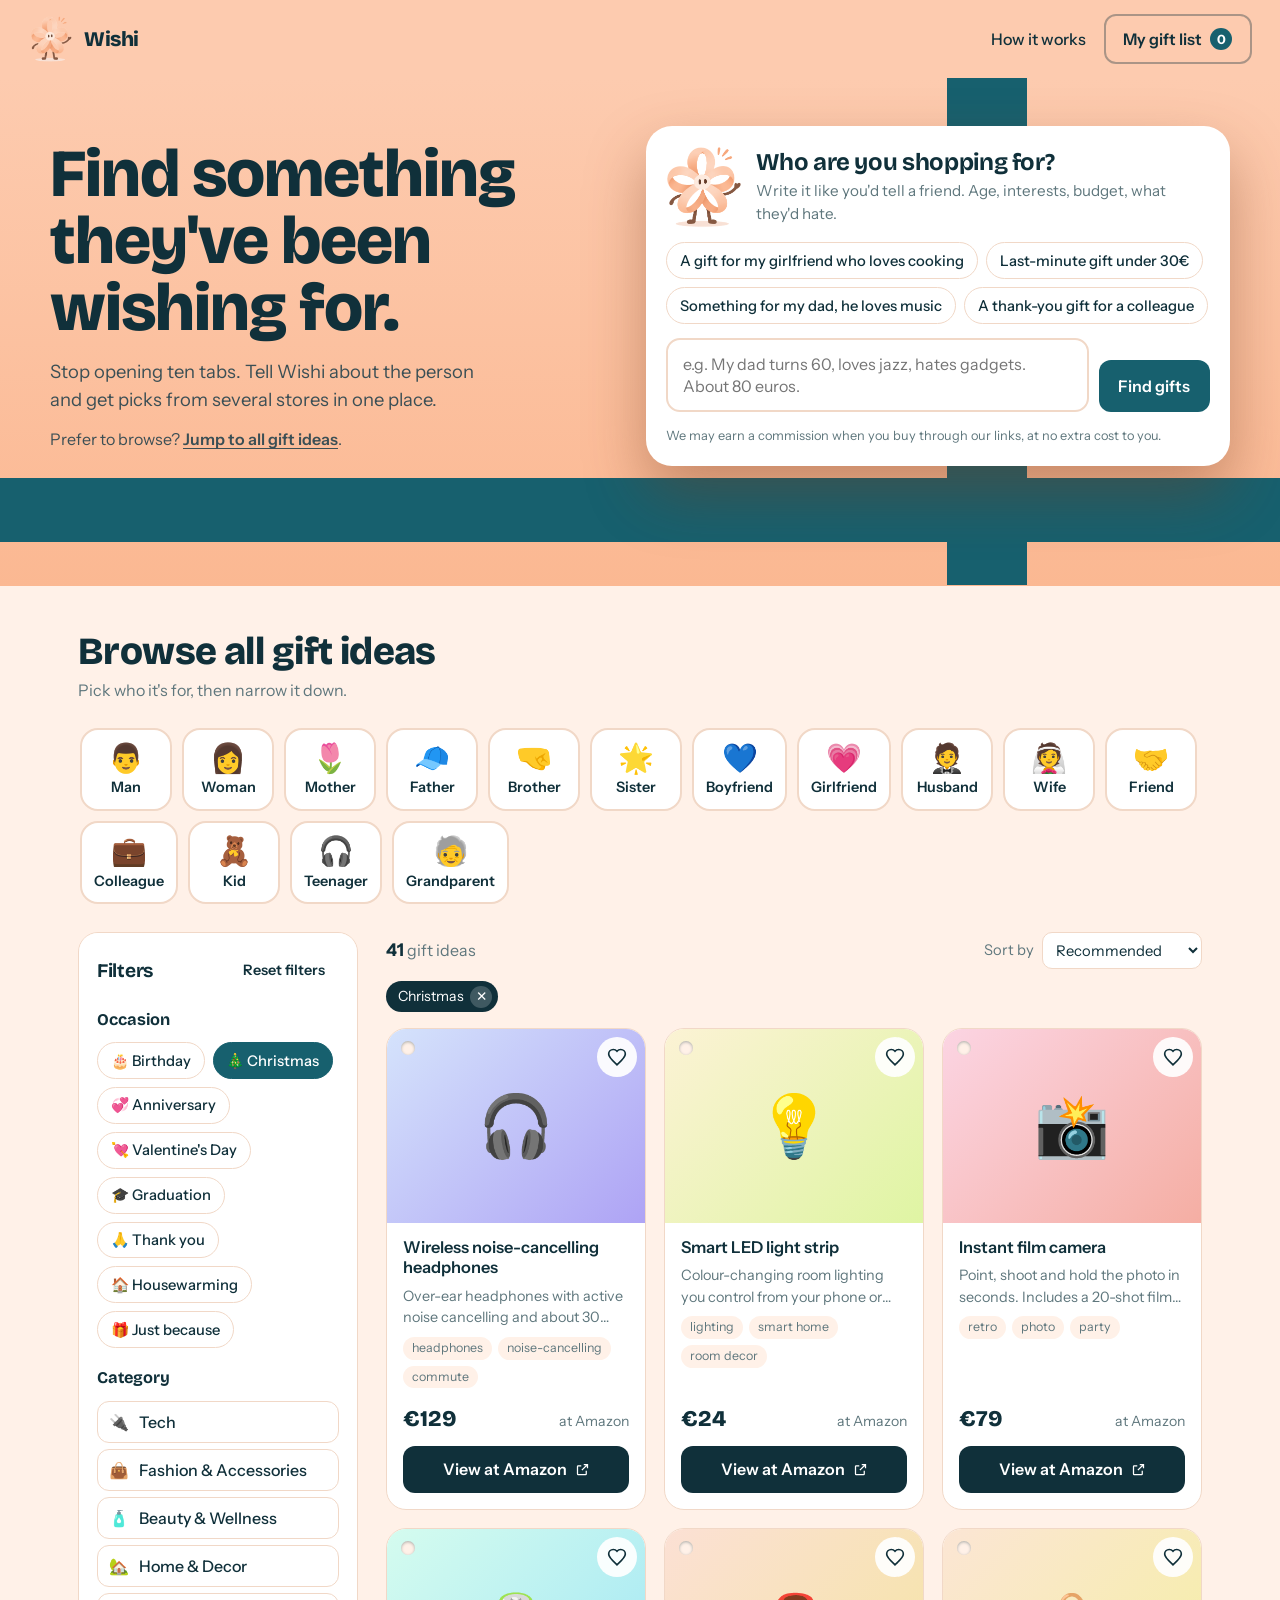
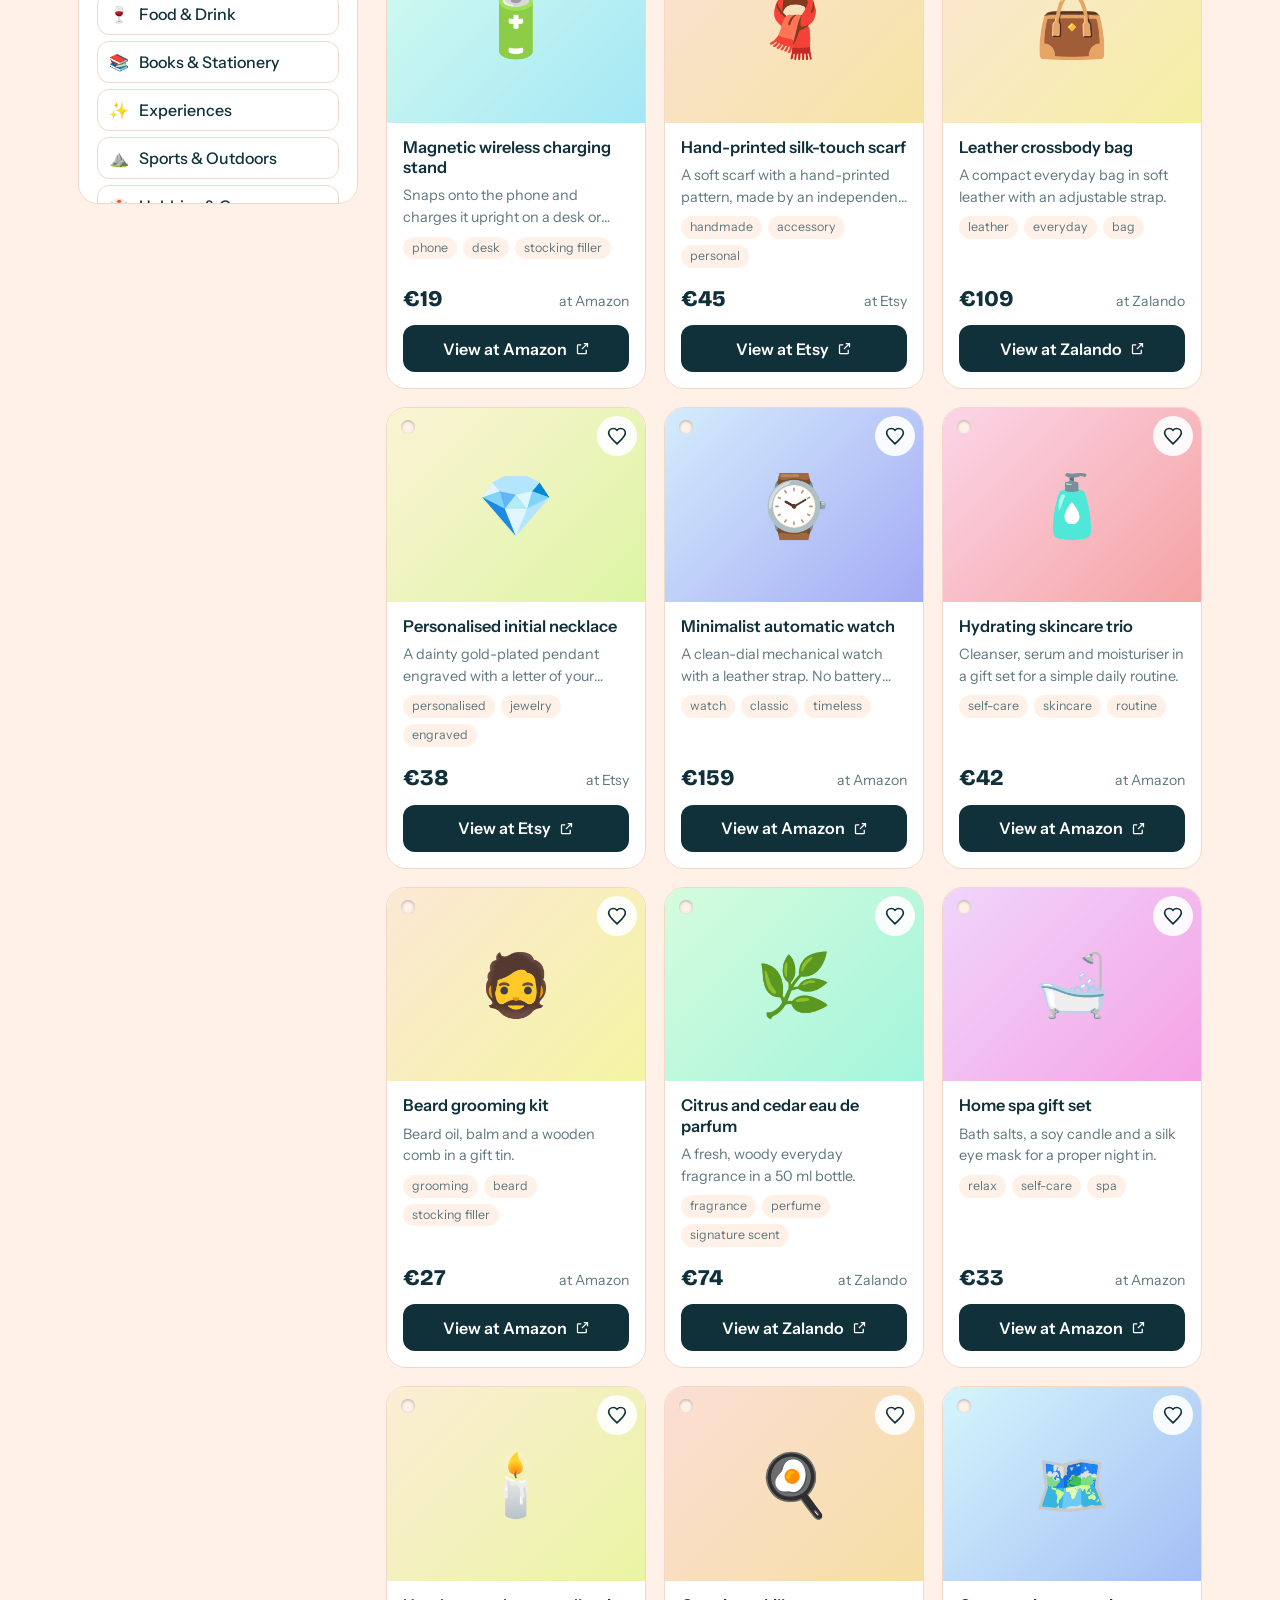
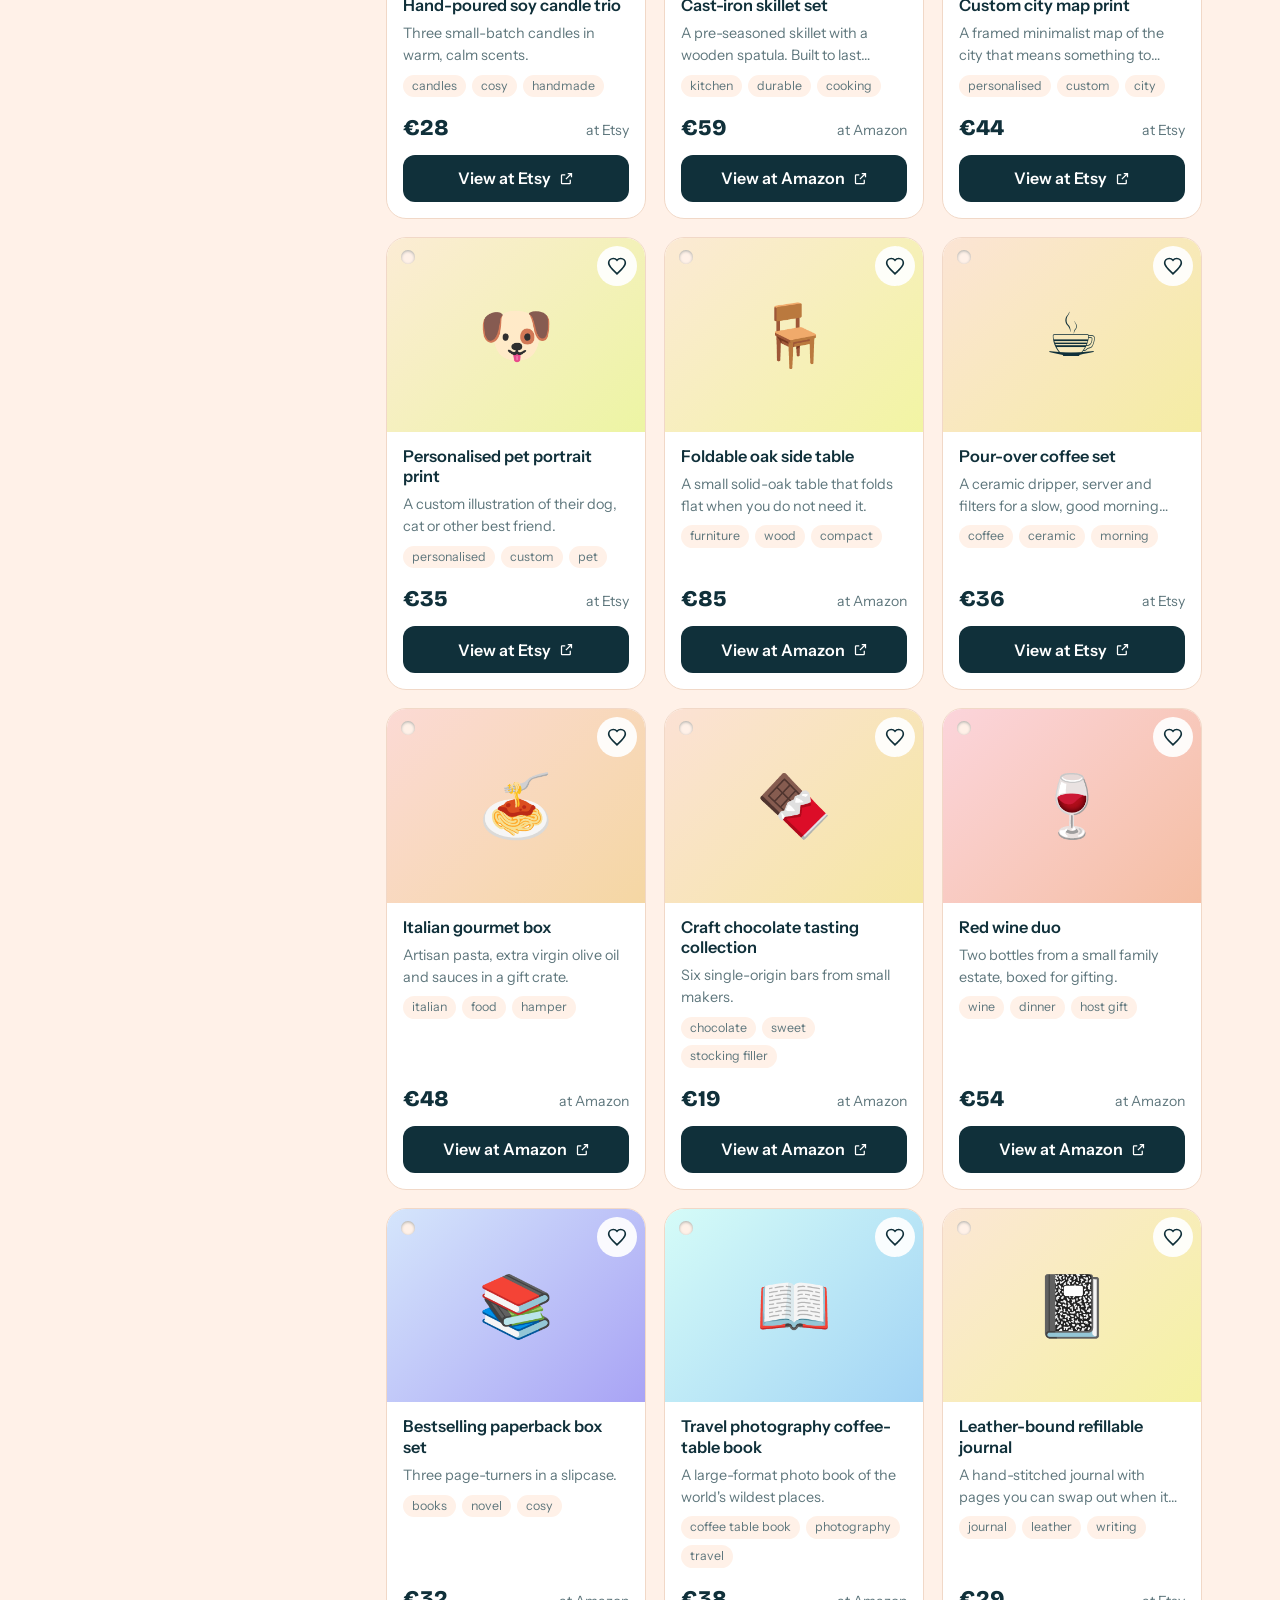
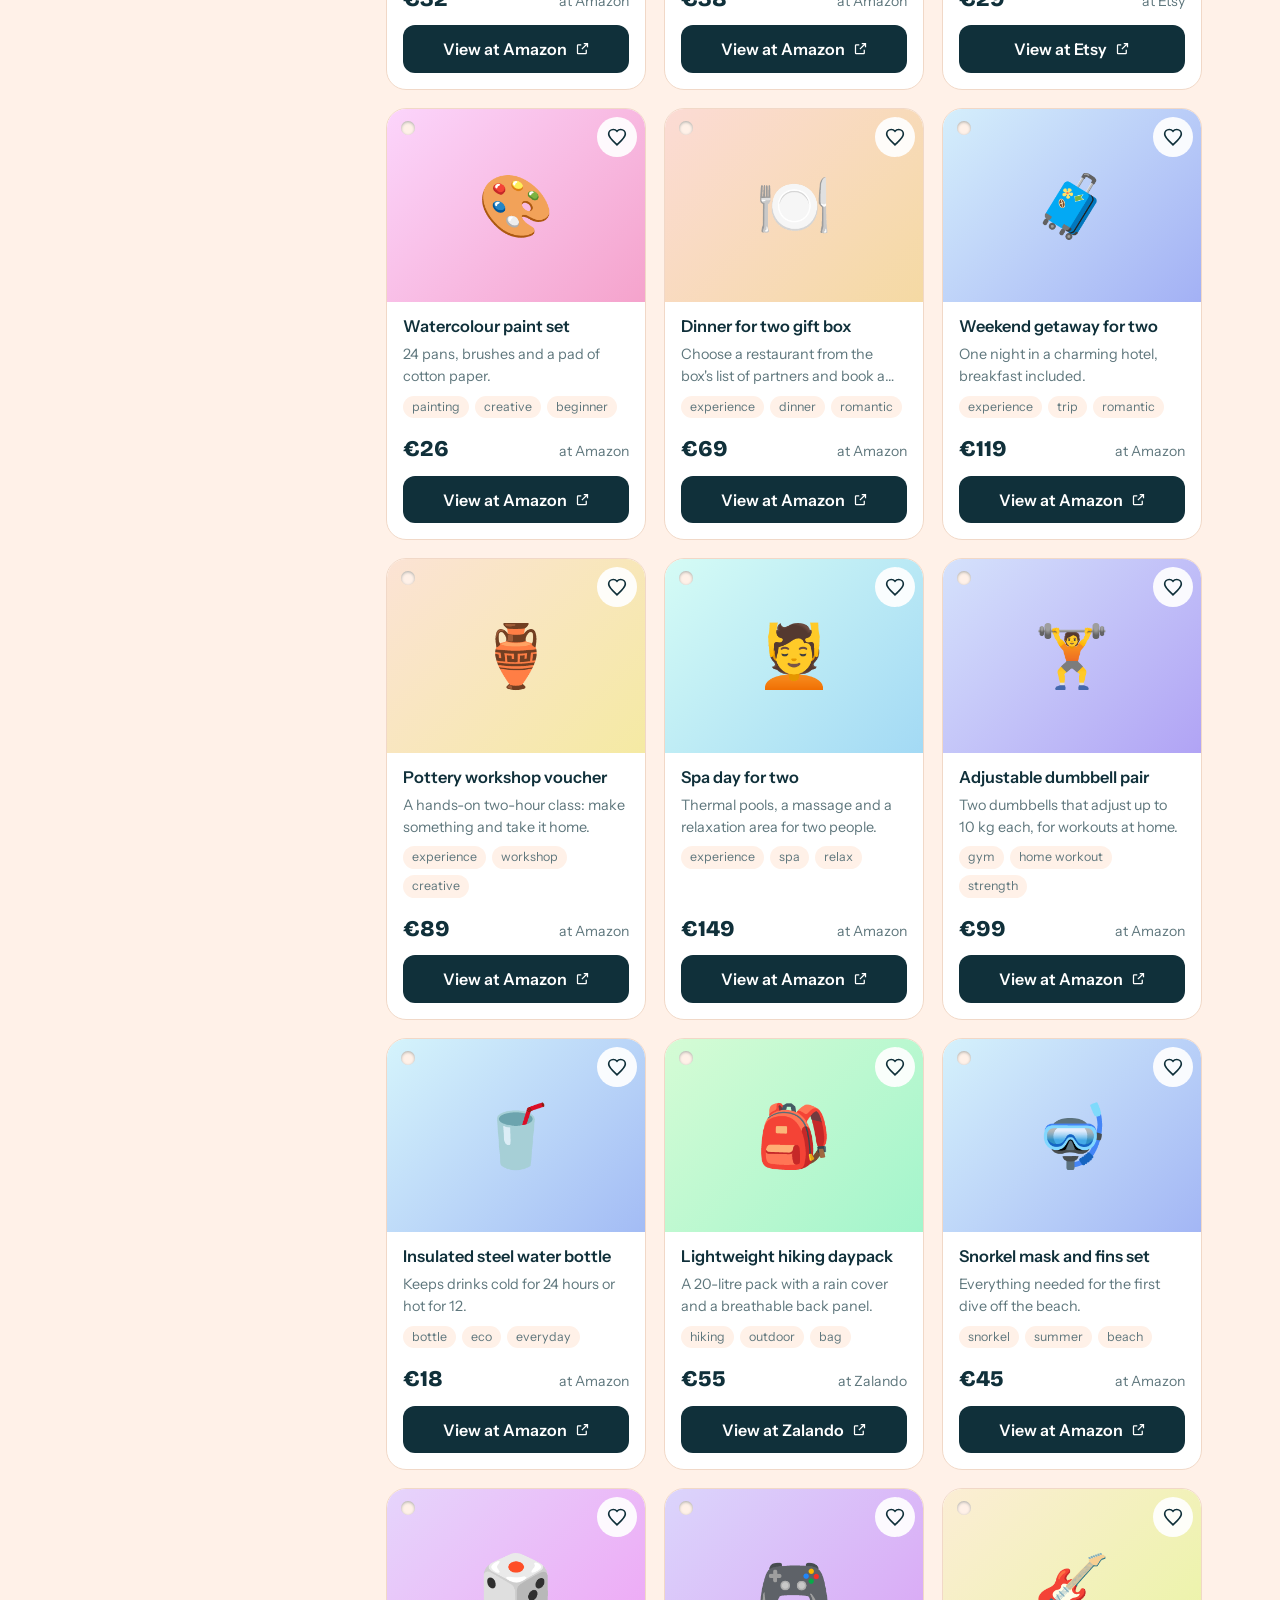
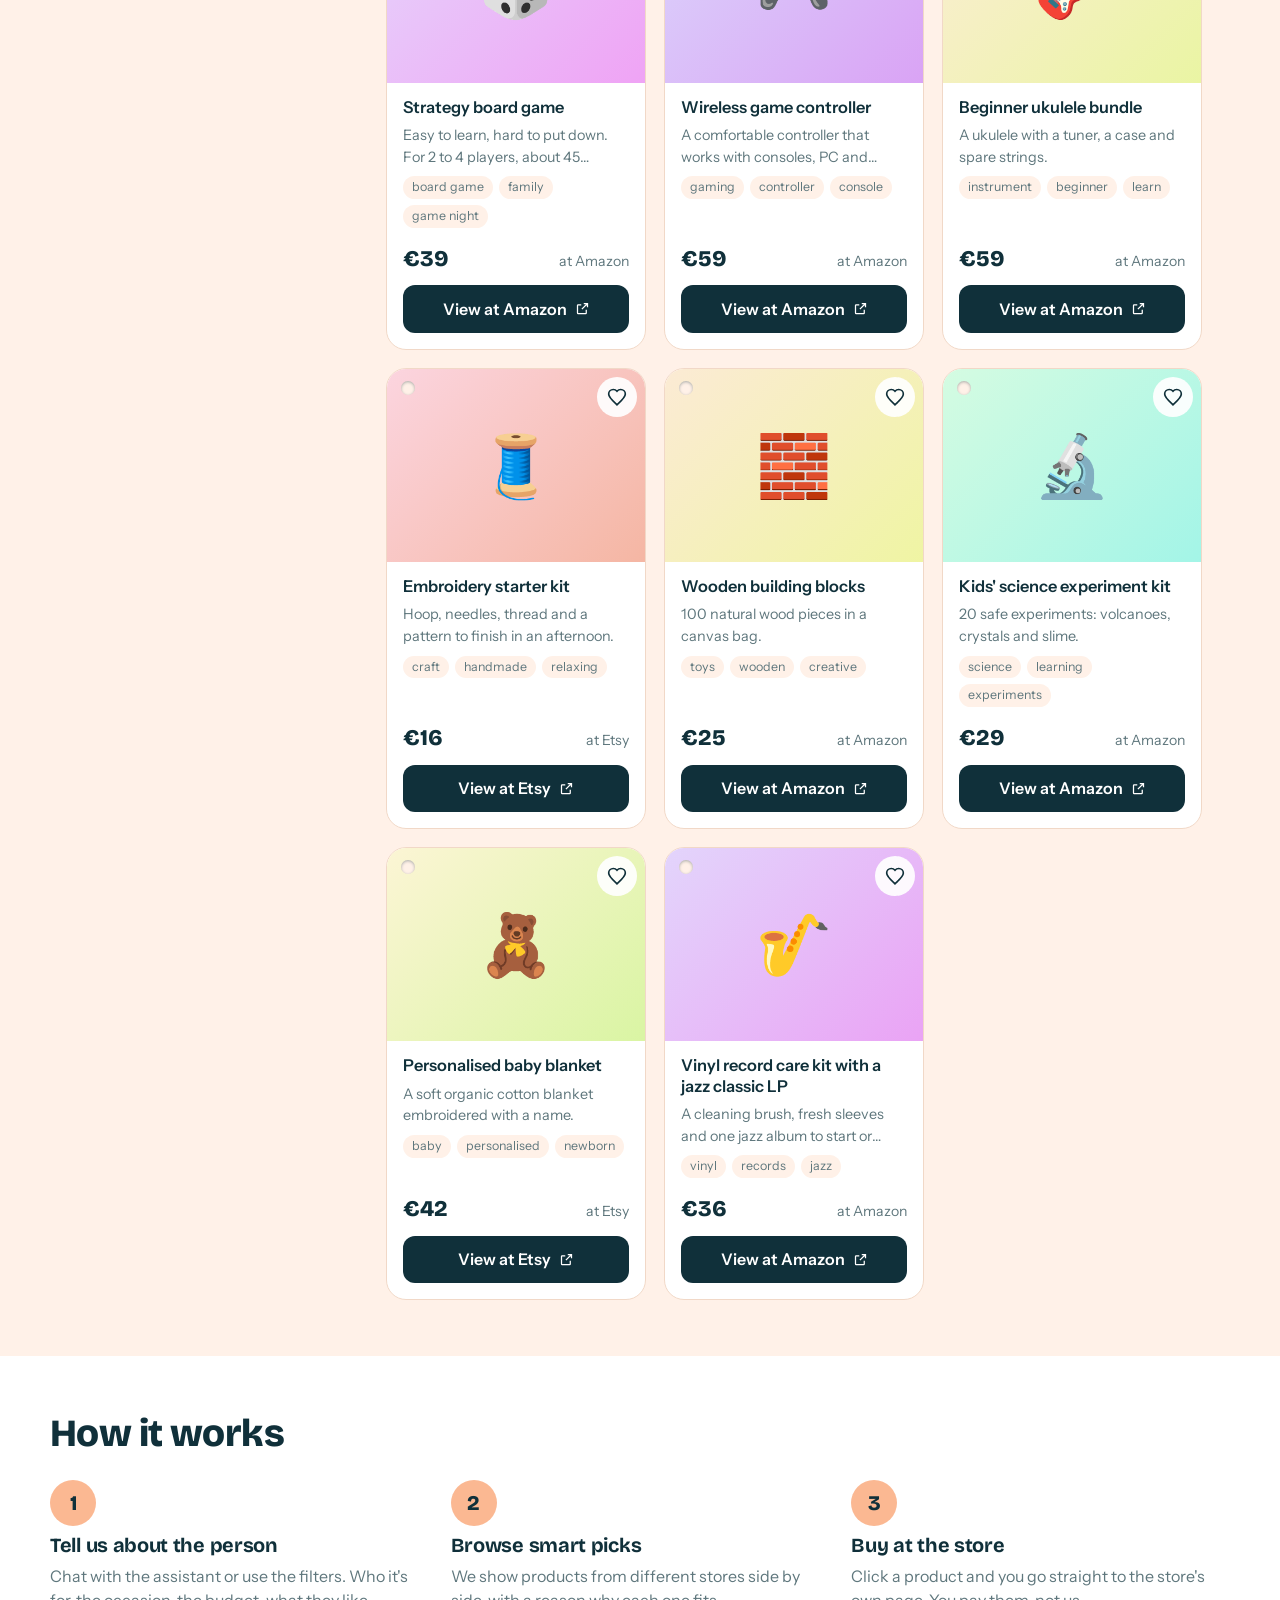
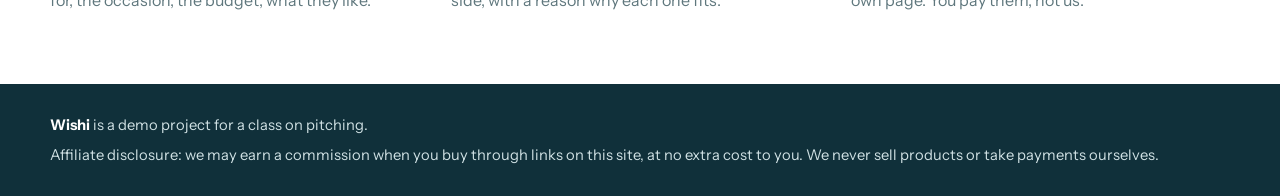
<file: assets/wishi/app/index.html>
<!doctype html>
<html lang="en">
<head>
  <meta charset="utf-8">
  <meta name="viewport" content="width=device-width, initial-scale=1">
  <title>Wishi: find something they've been wishing for</title>
  <link rel="icon" type="image/png" href="img/favicon.png">
  <meta name="description" content="Find something they've been wishing for. Describe the person and get gift ideas from several stores in one place.">
  <link rel="preconnect" href="https://fonts.googleapis.com">
  <link rel="preconnect" href="https://fonts.gstatic.com" crossorigin>
  <link href="https://fonts.googleapis.com/css2?family=Bricolage+Grotesque:opsz,wght@12..96,500;12..96,700;12..96,800&family=Instrument+Sans:wght@400;500;600&display=swap" rel="stylesheet">
  <link rel="stylesheet" href="css/styles.css">
</head>
<body>

<header class="site-header">
  <a class="logo" href="#top" aria-label="Wishi home">
    <img class="logo-mark" src="img/wishi-mascot.png" alt="" width="46" height="46">
    <span class="logo-name" data-site-name>Wishi</span>
  </a>
  <nav class="site-nav" aria-label="Main">
    <a href="#how">How it works</a>
    <button type="button" id="open-list" class="btn btn-ghost">
      My gift list <span class="count-pill" id="list-count">0</span>
    </button>
  </nav>
</header>

<main id="top">

  <section class="hero">
    <div class="ribbon ribbon-v" aria-hidden="true"></div>
    <div class="ribbon ribbon-h" aria-hidden="true"></div>

    <div class="hero-inner">
      <div class="hero-copy">
        <h1>Find something they've been wishing for.</h1>
        <p class="lead">Stop opening ten tabs. Tell Wishi about the person and get picks from several stores in one place.</p>
        <p class="hero-note">Prefer to browse? <a href="#results">Jump to all gift ideas</a>.</p>
      </div>

      <section class="chat-card" id="chat" aria-labelledby="chat-title">
        <div class="chat-head">
          <img class="chat-mascot" src="img/wishi-mascot.png" alt="" width="76" height="76">
          <div>
            <h2 id="chat-title">Who are you shopping for?</h2>
            <p>Write it like you'd tell a friend. Age, interests, budget, what they'd hate.</p>
          </div>
        </div>

        <div class="chat-log" id="chat-log" role="log" aria-live="polite" aria-label="Conversation with the gift assistant"></div>

        <div class="starters" id="starters" aria-label="Example messages"></div>

        <form class="chat-form" id="chat-form" autocomplete="off">
          <label class="sr-only" for="chat-input">Describe the person you are buying for</label>
          <textarea id="chat-input" rows="2" maxlength="600" placeholder="e.g. My dad turns 60, loves jazz, hates gadgets. About 80 euros."></textarea>
          <button type="submit" class="btn btn-primary" id="chat-send">Find gifts</button>
        </form>
        <p class="fine">We may earn a commission when you buy through our links, at no extra cost to you.</p>
      </section>
    </div>
  </section>

  <div class="shared-banner" id="shared-banner" hidden>
    <p><strong id="shared-count">0</strong> gift ideas were shared with you.</p>
    <button type="button" class="btn btn-primary" id="shared-open">View the list</button>
  </div>

  <section class="results" id="results" aria-labelledby="results-title">
    <div class="results-head">
      <h2 id="results-title">Browse all gift ideas</h2>
      <p>Pick who it's for, then narrow it down.</p>
    </div>

    <div class="who" id="recipient-chips" role="group" aria-label="Who is it for"></div>

    <div class="layout">
      <aside class="filters" id="filters" aria-label="Filters">
        <div class="filters-top">
          <h3>Filters</h3>
          <button type="button" class="btn btn-ghost small" id="reset-filters">Reset filters</button>
        </div>

        <fieldset class="f-group">
          <legend>Occasion</legend>
          <div class="chips" id="occasion-chips"></div>
        </fieldset>

        <fieldset class="f-group">
          <legend>Category</legend>
          <div class="cats" id="category-list"></div>
        </fieldset>

        <fieldset class="f-group">
          <legend>Interests</legend>
          <div class="chips" id="interest-chips"></div>
        </fieldset>

        <fieldset class="f-group">
          <legend>Budget</legend>
          <div class="chips" id="budget-presets"></div>
          <div class="range" id="budget-range">
            <div class="range-track"><div class="range-fill" id="range-fill"></div></div>
            <input type="range" id="budget-min" min="0" max="200" step="5" value="0" aria-label="Minimum price in euros">
            <input type="range" id="budget-max" min="0" max="200" step="5" value="200" aria-label="Maximum price in euros">
          </div>
          <p class="range-label" id="budget-label" aria-live="polite"></p>
        </fieldset>

        <button type="button" class="btn btn-primary sheet-done" id="close-filters">Show results</button>
      </aside>

      <div class="catalog">
        <div class="toolbar">
          <button type="button" class="btn btn-outline filters-toggle" id="open-filters">
            Filters <span class="count-pill" id="filter-count">0</span>
          </button>
          <p class="result-count" id="result-count" aria-live="polite"></p>
          <label class="sort">
            <span>Sort by</span>
            <select id="sort">
              <option value="recommended">Recommended</option>
              <option value="price-asc">Price: low to high</option>
              <option value="price-desc">Price: high to low</option>
            </select>
          </label>
        </div>

        <div class="active-chips" id="active-chips" aria-label="Active filters"></div>

        <div class="grid" id="grid"></div>

        <div class="empty" id="empty" hidden>
          <p class="empty-title">Nothing matches all of those filters.</p>
          <p>Remove one of the active filters above, or reset everything and start again.</p>
          <button type="button" class="btn btn-primary" id="empty-reset">Reset filters</button>
        </div>
      </div>
    </div>
  </section>

  <section class="how" id="how" aria-labelledby="how-title">
    <h2 id="how-title">How it works</h2>
    <ol class="steps">
      <li>
        <span class="step-num" aria-hidden="true">1</span>
        <h3>Tell us about the person</h3>
        <p>Chat with the assistant or use the filters. Who it's for, the occasion, the budget, what they like.</p>
      </li>
      <li>
        <span class="step-num" aria-hidden="true">2</span>
        <h3>Browse smart picks</h3>
        <p>We show products from different stores side by side, with a reason why each one fits.</p>
      </li>
      <li>
        <span class="step-num" aria-hidden="true">3</span>
        <h3>Buy at the store</h3>
        <p>Click a product and you go straight to the store's own page. You pay them, not us.</p>
      </li>
    </ol>
  </section>
</main>

<footer class="site-footer">
  <p><strong data-site-name>Wishi</strong> is a demo project for a class on pitching.</p>
  <p>Affiliate disclosure: we may earn a commission when you buy through links on this site, at no extra cost to you. We never sell products or take payments ourselves.</p>
</footer>

<div class="backdrop" id="backdrop" hidden></div>

<aside class="drawer" id="list-drawer" role="dialog" aria-modal="true" aria-labelledby="drawer-title" hidden>
  <div class="drawer-head">
    <h2 id="drawer-title">My gift list</h2>
    <button type="button" class="btn btn-ghost small" id="close-list" aria-label="Close gift list">Close</button>
  </div>
  <div class="drawer-body" id="list-body"></div>
  <div class="drawer-foot" id="list-foot"></div>
</aside>

<div class="toast" id="toast" role="status" aria-live="polite" hidden></div>

<script src="js/config.js"></script>
<script src="js/app.js"></script>
</body>
</html>
</file>
<file: assets/wishi/app/css/styles.css>
/* Wishi styles. Colours and sizes live in the tokens below. Change them here to restyle the site. */

:root {
  --teal: #17606e;
  --teal-deep: #0e4350;
  --peach: #fbb892;
  --peach-soft: #fdcbaf;
  --wash: #fff1e8;
  --paper: #ffffff;
  --ink: #10303a;
  --muted: #5f777d;
  --line: #f1d8c7;
  --coral: #ef5b45;
  --radius-card: 20px;
  --radius-ctl: 12px;
  --font-display: "Bricolage Grotesque", "Trebuchet MS", system-ui, sans-serif;
  --font-body: "Instrument Sans", system-ui, -apple-system, "Segoe UI", sans-serif;
  --gutter: 16px;
}

*, *::before, *::after { box-sizing: border-box; }
[hidden] { display: none !important; }

html { scroll-behavior: smooth; scroll-padding-top: 12px; }
body {
  margin: 0;
  font-family: var(--font-body);
  font-size: 1rem;
  line-height: 1.5;
  color: var(--ink);
  background: var(--wash);
  -webkit-font-smoothing: antialiased;
}
h1, h2, h3 { font-family: var(--font-display); line-height: 1.1; margin: 0; letter-spacing: -0.015em; }
p { margin: 0; }
a { color: inherit; }
img { max-width: 100%; display: block; }
button, input, select, textarea { font: inherit; color: inherit; }

.sr-only {
  position: absolute; width: 1px; height: 1px; padding: 0; margin: -1px;
  overflow: hidden; clip: rect(0, 0, 0, 0); white-space: nowrap; border: 0;
}

:focus-visible {
  outline: 2px solid #fff;
  box-shadow: 0 0 0 5px var(--teal);
  border-radius: 8px;
}

/* ---------- Buttons ---------- */
.btn {
  display: inline-flex; align-items: center; justify-content: center; gap: 8px;
  padding: 0.7rem 1.1rem; border-radius: var(--radius-ctl);
  border: 2px solid transparent; background: none;
  font-weight: 600; cursor: pointer; text-decoration: none;
  transition: background-color 0.15s, color 0.15s, border-color 0.15s, transform 0.15s;
}
.btn:active { transform: translateY(1px); }
.btn.small { padding: 0.4rem 0.75rem; font-size: 0.9rem; }
.btn-primary { background: var(--teal); color: #fff; }
.btn-primary:hover { background: var(--teal-deep); }
.btn-outline { border-color: var(--ink); color: var(--ink); }
.btn-outline:hover { background: var(--ink); color: #fff; }
.btn-ghost { color: var(--ink); }
.btn-ghost:hover { background: rgba(16, 48, 58, 0.07); }
.btn[disabled] { opacity: 0.55; cursor: not-allowed; }
.btn, .site-nav a { white-space: nowrap; }

.count-pill {
  display: inline-grid; place-items: center; min-width: 22px; height: 22px; padding: 0 6px;
  border-radius: 999px; background: var(--teal); color: #fff;
  font-size: 0.8rem; font-weight: 700;
}

/* ---------- Header ---------- */
.site-header {
  background: var(--peach-soft); color: var(--ink);
  display: flex; align-items: center; justify-content: space-between;
  padding: 14px var(--gutter);
}
.logo { display: inline-flex; align-items: center; gap: 10px; text-decoration: none; }
.logo-mark { width: 46px; height: 46px; object-fit: contain; }
.logo-name { font-family: var(--font-display); font-weight: 800; font-size: 1.3rem; letter-spacing: -0.02em; }
.site-nav { display: flex; align-items: center; gap: 6px; }
.site-nav a { padding: 0.5rem 0.75rem; border-radius: 10px; text-decoration: none; font-weight: 500; }
.site-nav a:hover { background: rgba(16, 48, 58, 0.08); }
.site-header .btn-ghost { color: var(--ink); border-color: rgba(16, 48, 58, 0.35); }
.site-header .btn-ghost:hover { background: rgba(16, 48, 58, 0.08); }
.site-header :focus-visible { box-shadow: 0 0 0 5px rgba(23, 96, 110, 0.35); }

/* ---------- Hero ---------- */
.hero {
  position: relative; overflow: hidden;
  background: linear-gradient(180deg, var(--peach-soft) 0%, var(--peach) 100%); color: var(--ink);
  padding: 28px var(--gutter) 96px;
}
.hero :focus-visible { box-shadow: 0 0 0 5px var(--teal-deep); }
.ribbon { position: absolute; background: var(--teal); z-index: 0; }
/* On phones the vertical ribbon only runs through the bottom of the hero, so it never sits behind the headline. */
.ribbon-v { bottom: 0; height: 170px; right: 14%; width: 56px; transform-origin: top; animation: unroll-v 0.9s cubic-bezier(0.2, 0.7, 0.2, 1) both; }
.ribbon-h { left: 0; right: 0; bottom: 30px; height: 52px; transform-origin: left; animation: unroll-h 0.9s 0.25s cubic-bezier(0.2, 0.7, 0.2, 1) both; }
@keyframes unroll-v { from { transform: scaleY(0); } to { transform: scaleY(1); } }
@keyframes unroll-h { from { transform: scaleX(0); } to { transform: scaleX(1); } }

.hero-inner { position: relative; z-index: 1; max-width: 1180px; margin: 0 auto; display: grid; gap: 28px; }
.hero-copy h1 { font-size: clamp(2.3rem, 7vw, 4.2rem); font-weight: 800; line-height: 1; max-width: 14ch; }
.lead { margin-top: 16px; font-size: 1.15rem; color: #3b4f55; max-width: 38ch; }
.hero-note { margin-top: 14px; color: #3b4f55; }
.hero-note a { font-weight: 600; text-underline-offset: 3px; }

.chat-card {
  background: var(--paper); color: var(--ink); border-radius: 26px;
  padding: 20px; box-shadow: 0 28px 60px rgba(120, 60, 30, 0.4);
  display: flex; flex-direction: column; gap: 14px;
}
.chat-head { display: flex; align-items: center; gap: 14px; }
.chat-mascot { width: 76px; height: auto; flex: none; }
.chat-head h2 { font-size: 1.5rem; font-weight: 700; }
.chat-head p { margin-top: 4px; color: var(--muted); font-size: 0.95rem; }
.chat-log { display: flex; flex-direction: column; gap: 10px; max-height: 360px; overflow-y: auto; padding-right: 2px; }
.chat-log:empty { display: none; }

.msg { max-width: 92%; padding: 10px 14px; border-radius: 18px; white-space: pre-wrap; overflow-wrap: anywhere; }
.msg-user { align-self: flex-end; background: var(--teal); color: #fff; border-bottom-right-radius: 6px; }
.msg-bot { align-self: flex-start; background: var(--wash); border-bottom-left-radius: 6px; }
.msg-note { align-self: flex-start; font-size: 0.85rem; color: var(--muted); padding: 0 4px; }

.typing { align-self: flex-start; display: inline-flex; gap: 5px; padding: 14px 16px; background: var(--wash); border-radius: 18px; border-bottom-left-radius: 6px; }
.typing span { width: 7px; height: 7px; border-radius: 50%; background: var(--muted); animation: blink 1.1s infinite ease-in-out; }
.typing span:nth-child(2) { animation-delay: 0.15s; }
.typing span:nth-child(3) { animation-delay: 0.3s; }
@keyframes blink { 0%, 80%, 100% { opacity: 0.25; } 40% { opacity: 1; } }

.picks { align-self: stretch; display: flex; flex-direction: column; gap: 8px; }
.pick {
  display: grid; grid-template-columns: 54px 1fr; gap: 12px; align-items: start;
  padding: 10px; border: 1.5px solid var(--line); border-radius: 16px; background: var(--paper);
}
.pick-thumb { width: 54px; height: 54px; border-radius: 12px; display: grid; place-items: center; font-size: 1.7rem; }
.pick-name { font-weight: 600; line-height: 1.25; }
.pick-meta { color: var(--muted); font-size: 0.85rem; margin-top: 2px; }
.pick-why { font-size: 0.92rem; margin-top: 6px; }
.pick-actions { display: flex; flex-wrap: wrap; gap: 8px; margin-top: 8px; }
.pick-actions .btn { padding: 0.35rem 0.7rem; font-size: 0.85rem; border-radius: 10px; }
.apply-row { align-self: flex-start; }

.starters { display: flex; flex-wrap: wrap; gap: 8px; }
.starters:empty { display: none; }

.chat-form { display: flex; gap: 10px; align-items: flex-end; }
.chat-form textarea {
  flex: 1; min-height: 64px; max-height: 140px; resize: none; line-height: 1.4;
  padding: 0.8rem 0.9rem; border: 2px solid var(--line); border-radius: 14px; background: #fff;
}
.chat-form textarea:focus { border-color: var(--teal); outline: none; }
.chat-form textarea:focus-visible { box-shadow: 0 0 0 3px rgba(23, 96, 110, 0.25); }
.chat-form .btn { min-height: 52px; }
.fine { font-size: 0.8rem; color: var(--muted); }

/* ---------- Chips ---------- */
.chips { display: flex; flex-wrap: wrap; gap: 8px; }
.chip {
  display: inline-flex; align-items: center; gap: 6px; padding: 0.4rem 0.8rem;
  border: 1.5px solid var(--line); border-radius: 999px; background: #fff;
  font-size: 0.92rem; font-weight: 500; cursor: pointer;
  transition: background-color 0.15s, border-color 0.15s, color 0.15s;
}
.chip:hover { border-color: var(--teal); }
.chip[aria-pressed="true"] { background: var(--teal); border-color: var(--teal); color: #fff; }

/* ---------- Results ---------- */
.shared-banner {
  max-width: 1180px; margin: 20px auto 0; padding: 14px 18px; border-radius: 16px;
  background: var(--peach); display: flex; flex-wrap: wrap; gap: 12px; align-items: center; justify-content: space-between;
}
.results { max-width: 1180px; margin: 0 auto; padding: 44px var(--gutter) 56px; }
.results-head h2 { font-size: clamp(1.7rem, 4vw, 2.4rem); font-weight: 800; }
.results-head p { color: var(--muted); margin-top: 6px; }

.who {
  display: flex; gap: 10px; margin-top: 22px; padding: 4px 2px 12px;
  overflow-x: auto; scroll-snap-type: x proximity;
}
.who-chip {
  flex: 0 0 auto; min-width: 92px; padding: 12px 12px 10px; scroll-snap-align: start;
  display: flex; flex-direction: column; align-items: center; gap: 4px;
  background: #fff; border: 2px solid var(--line); border-radius: 18px; cursor: pointer;
  font-weight: 600; font-size: 0.9rem; transition: border-color 0.15s, background-color 0.15s, transform 0.15s;
}
.who-chip .emoji { font-size: 1.8rem; line-height: 1.1; }
.who-chip:hover { border-color: var(--teal); transform: translateY(-2px); }
.who-chip[aria-pressed="true"] { background: var(--teal); border-color: var(--teal); color: #fff; }
@media (min-width: 960px) { .who { flex-wrap: wrap; overflow: visible; } }

.layout { display: grid; gap: 24px; margin-top: 16px; }

.filters {
  background: #fff; border-radius: var(--radius-card); padding: 18px; border: 1px solid var(--line);
}
.filters-top { display: flex; justify-content: space-between; align-items: center; margin-bottom: 6px; }
.filters-top h3 { font-size: 1.2rem; }
.f-group { border: 0; padding: 0; margin: 18px 0 0; min-width: 0; }
.f-group legend { padding: 0; margin-bottom: 10px; font-family: var(--font-display); font-weight: 700; font-size: 1.02rem; }

.cats { display: flex; flex-direction: column; gap: 6px; }
.cat-btn {
  display: flex; align-items: center; gap: 10px; width: 100%; padding: 0.5rem 0.7rem; text-align: left;
  border: 1.5px solid var(--line); border-radius: 12px; background: #fff; cursor: pointer; font-weight: 500;
}
.cat-btn:hover { border-color: var(--teal); }
.cat-btn[aria-pressed="true"] { border-color: var(--teal); background: var(--wash); font-weight: 600; }
.subs { display: flex; flex-wrap: wrap; gap: 6px; padding: 4px 0 8px 14px; border-left: 3px solid var(--peach); margin-left: 12px; }
.subs .chip { font-size: 0.85rem; padding: 0.3rem 0.65rem; }

.range { position: relative; height: 28px; margin: 14px 8px 4px; }
.range-track { position: absolute; left: 0; right: 0; top: 12px; height: 4px; border-radius: 4px; background: var(--line); }
.range-fill { position: absolute; top: 0; bottom: 0; background: var(--teal); border-radius: 4px; }
.range input[type="range"] {
  position: absolute; left: 0; top: 0; width: 100%; height: 28px; margin: 0;
  background: none; pointer-events: none; -webkit-appearance: none; appearance: none;
}
.range input[type="range"]::-webkit-slider-runnable-track { background: transparent; height: 28px; }
.range input[type="range"]::-moz-range-track { background: transparent; height: 28px; }
.range input[type="range"]::-webkit-slider-thumb {
  -webkit-appearance: none; pointer-events: auto; width: 22px; height: 22px; margin-top: 3px; border-radius: 50%;
  background: var(--teal); border: 3px solid #fff; box-shadow: 0 1px 4px rgba(16, 48, 58, 0.4); cursor: grab;
}
.range input[type="range"]::-moz-range-thumb {
  pointer-events: auto; width: 16px; height: 16px; border-radius: 50%;
  background: var(--teal); border: 3px solid #fff; box-shadow: 0 1px 4px rgba(16, 48, 58, 0.4); cursor: grab;
}
.range-label { margin-top: 8px; font-weight: 600; font-size: 0.95rem; }
.sheet-done { display: none; width: 100%; margin-top: 20px; }

.toolbar { display: flex; flex-wrap: wrap; align-items: center; gap: 12px; }
.filters-toggle { display: none; }
.result-count { flex: 1; color: var(--muted); }
.result-count strong { color: var(--ink); font-size: 1.1rem; }
.sort { display: inline-flex; align-items: center; gap: 8px; font-size: 0.92rem; color: var(--muted); }
.sort select { padding: 0.45rem 0.6rem; border: 1.5px solid var(--line); border-radius: 10px; background: #fff; color: var(--ink); }

.active-chips { display: flex; flex-wrap: wrap; gap: 8px; margin-top: 12px; }
.active-chips:empty { display: none; }
.active-chip {
  display: inline-flex; align-items: center; gap: 6px; padding: 0.3rem 0.4rem 0.3rem 0.75rem;
  background: var(--ink); color: #fff; border-radius: 999px; font-size: 0.88rem;
}
.active-chip button {
  display: grid; place-items: center; width: 22px; height: 22px; border: 0; border-radius: 50%;
  background: rgba(255, 255, 255, 0.2); color: #fff; cursor: pointer; font-size: 0.85rem; line-height: 1;
}
.active-chip button:hover { background: rgba(255, 255, 255, 0.4); }

/* ---------- Product grid ---------- */
.grid { display: grid; gap: 18px; margin-top: 16px; grid-template-columns: repeat(auto-fill, minmax(240px, 1fr)); }

.card {
  position: relative; display: flex; flex-direction: column; overflow: hidden;
  background: #fff; border: 1px solid var(--line); border-radius: var(--radius-card);
  transition: transform 0.18s, box-shadow 0.18s;
}
.card:hover { transform: translateY(-3px); box-shadow: 0 14px 30px rgba(16, 48, 58, 0.12); }
.card-img {
  position: relative; aspect-ratio: 4 / 3; display: grid; place-items: center;
  font-size: clamp(3rem, 9vw, 3.8rem);
}
/* The punched hole of a gift tag */
.card-img::before {
  content: ""; position: absolute; top: 12px; left: 14px; width: 14px; height: 14px;
  border-radius: 50%; background: var(--wash); box-shadow: inset 0 1px 3px rgba(16, 48, 58, 0.35);
}
.badge {
  position: absolute; top: 9px; left: 38px; padding: 2px 10px; border-radius: 999px; color: #fff;
  background: var(--teal); font-size: 0.8rem; font-weight: 700;
}
.fav {
  position: absolute; top: 8px; right: 8px; display: grid; place-items: center; width: 40px; height: 40px;
  border: 0; border-radius: 50%; background: rgba(255, 255, 255, 0.92); cursor: pointer; color: var(--ink);
  transition: transform 0.15s, background-color 0.15s, color 0.15s;
}
.fav svg { width: 20px; height: 20px; fill: none; stroke: currentColor; stroke-width: 2; }
.fav:hover { transform: scale(1.08); }
.fav[aria-pressed="true"] { background: var(--coral); color: #fff; }
.fav[aria-pressed="true"] svg { fill: currentColor; }

.card-body { display: flex; flex-direction: column; gap: 8px; padding: 14px 16px 16px; flex: 1; }
.card-name { font-family: var(--font-body); font-weight: 600; font-size: 1.02rem; line-height: 1.25; letter-spacing: 0; }
.card-desc { color: var(--muted); font-size: 0.9rem; display: -webkit-box; -webkit-line-clamp: 2; -webkit-box-orient: vertical; overflow: hidden; }
.card-tags { display: flex; flex-wrap: wrap; gap: 6px; }
.tag { padding: 2px 9px; border-radius: 999px; background: var(--wash); font-size: 0.78rem; color: var(--muted); }
.card-foot { margin-top: auto; padding-top: 6px; display: flex; flex-direction: column; gap: 10px; }
.price-row { display: flex; align-items: baseline; justify-content: space-between; }
.price { font-family: var(--font-display); font-weight: 800; font-size: 1.4rem; }
.store { font-size: 0.88rem; color: var(--muted); }
.card .btn { width: 100%; background: var(--ink); color: #fff; padding: 0.6rem 0.9rem; }
.card .btn:hover { background: var(--teal); }
.btn svg.ext { width: 15px; height: 15px; fill: none; stroke: currentColor; stroke-width: 2; flex: none; }

.empty {
  margin-top: 16px; padding: 36px 20px; text-align: center; border: 2px dashed var(--line);
  border-radius: var(--radius-card); background: #fff; display: flex; flex-direction: column; align-items: center; gap: 10px;
}
.empty-title { font-family: var(--font-display); font-weight: 700; font-size: 1.3rem; }
.empty p:not(.empty-title) { color: var(--muted); max-width: 44ch; }

/* ---------- How it works ---------- */
.how { background: #fff; padding: 56px var(--gutter); }
.how h2, .steps { max-width: 1180px; margin-left: auto; margin-right: auto; }
.how h2 { font-size: clamp(1.7rem, 4vw, 2.4rem); font-weight: 800; }
.steps { list-style: none; padding: 0; display: grid; gap: 22px; margin-top: 26px; }
.steps li { display: grid; gap: 8px; align-content: start; }
.step-num {
  display: grid; place-items: center; width: 46px; height: 46px; border-radius: 50%;
  background: var(--peach); font-family: var(--font-display); font-weight: 800; font-size: 1.3rem;
}
.steps h3 { font-size: 1.25rem; }
.steps p { color: var(--muted); max-width: 36ch; }

/* ---------- Footer ---------- */
.site-footer { background: var(--ink); color: #cfe0e3; padding: 30px var(--gutter); display: grid; gap: 8px; font-size: 0.92rem; }
.site-footer > * { max-width: 1180px; width: 100%; margin: 0 auto; }
.site-footer strong { color: #fff; }

/* ---------- Drawer, backdrop, toast ---------- */
.backdrop { position: fixed; inset: 0; background: rgba(16, 48, 58, 0.55); z-index: 50; }
.drawer {
  position: fixed; top: 0; right: 0; bottom: 0; z-index: 70; width: min(440px, 100%);
  background: #fff; display: flex; flex-direction: column; box-shadow: -20px 0 50px rgba(16, 48, 58, 0.3);
  transform: translateX(100%); transition: transform 0.25s ease;
}
.drawer.open { transform: none; }
.drawer-head { display: flex; align-items: center; justify-content: space-between; padding: 16px 18px; border-bottom: 1px solid var(--line); }
.drawer-head h2 { font-size: 1.4rem; }
.drawer-body { flex: 1; overflow-y: auto; padding: 14px 18px; display: flex; flex-direction: column; gap: 10px; }
.drawer-body h3 { font-size: 1.05rem; margin-top: 6px; }
.drawer-foot { padding: 14px 18px; border-top: 1px solid var(--line); display: flex; flex-direction: column; gap: 10px; }
.drawer-foot .total { display: flex; justify-content: space-between; font-weight: 600; }
.drawer-foot .row { display: flex; flex-wrap: wrap; gap: 8px; }
.drawer-foot .btn { flex: 1; }
.drawer-empty { color: var(--muted); padding: 24px 4px; }
.mini { display: grid; grid-template-columns: 54px 1fr auto; gap: 12px; align-items: center; padding: 10px; border: 1.5px solid var(--line); border-radius: 16px; }
.mini-thumb { width: 54px; height: 54px; border-radius: 12px; display: grid; place-items: center; font-size: 1.7rem; }
.mini-name { font-weight: 600; line-height: 1.25; }
.mini-meta { color: var(--muted); font-size: 0.85rem; }
.mini-actions { display: flex; flex-direction: column; gap: 6px; align-items: flex-end; }
.mini-actions a, .mini-actions button { font-size: 0.85rem; font-weight: 600; background: none; border: 0; padding: 2px 4px; cursor: pointer; color: var(--teal); text-decoration: underline; text-underline-offset: 3px; }
.mini-actions button { color: var(--muted); }

.toast {
  position: fixed; left: 50%; bottom: 24px; z-index: 90; transform: translateX(-50%);
  max-width: calc(100% - 32px); padding: 0.7rem 1.1rem; border-radius: 12px;
  background: var(--ink); color: #fff; font-weight: 500; box-shadow: 0 10px 30px rgba(16, 48, 58, 0.35);
}

/* ---------- Larger screens ---------- */
@media (min-width: 720px) {
  :root { --gutter: 28px; }
  .steps { grid-template-columns: repeat(3, 1fr); }
}

@media (min-width: 960px) {
  .hero { padding-top: 48px; padding-bottom: 120px; }
  .ribbon-v { top: 0; height: auto; right: auto; left: 74%; width: 80px; }
  .ribbon-h { bottom: 44px; height: 64px; }
  .hero-inner { grid-template-columns: 1fr 1.08fr; gap: 56px; align-items: center; }
  .layout { grid-template-columns: 280px 1fr; gap: 28px; align-items: start; }
  .filters { position: sticky; top: 14px; max-height: calc(100vh - 28px); overflow-y: auto; }
}

/* ---------- Filters as a bottom sheet on phones and tablets ---------- */
@media (max-width: 959px) {
  .filters-toggle { display: inline-flex; }
  .sheet-done { display: inline-flex; }
  .filters {
    position: fixed; left: 0; right: 0; bottom: 0; z-index: 60; max-height: 86vh; overflow-y: auto;
    border-radius: 24px 24px 0 0; border: 0; padding-bottom: 24px;
    transform: translateY(105%); transition: transform 0.25s ease;
    box-shadow: 0 -18px 50px rgba(16, 48, 58, 0.3);
  }
  .filters.open { transform: none; }
}

@media (max-width: 520px) {
  .site-nav a { display: none; }
  .chat-form { flex-direction: column; align-items: stretch; }
  .chat-form .btn { min-height: 48px; }
}

@media (prefers-reduced-motion: reduce) {
  html { scroll-behavior: auto; }
  *, *::before, *::after { animation: none !important; transition: none !important; }
}
</file>
